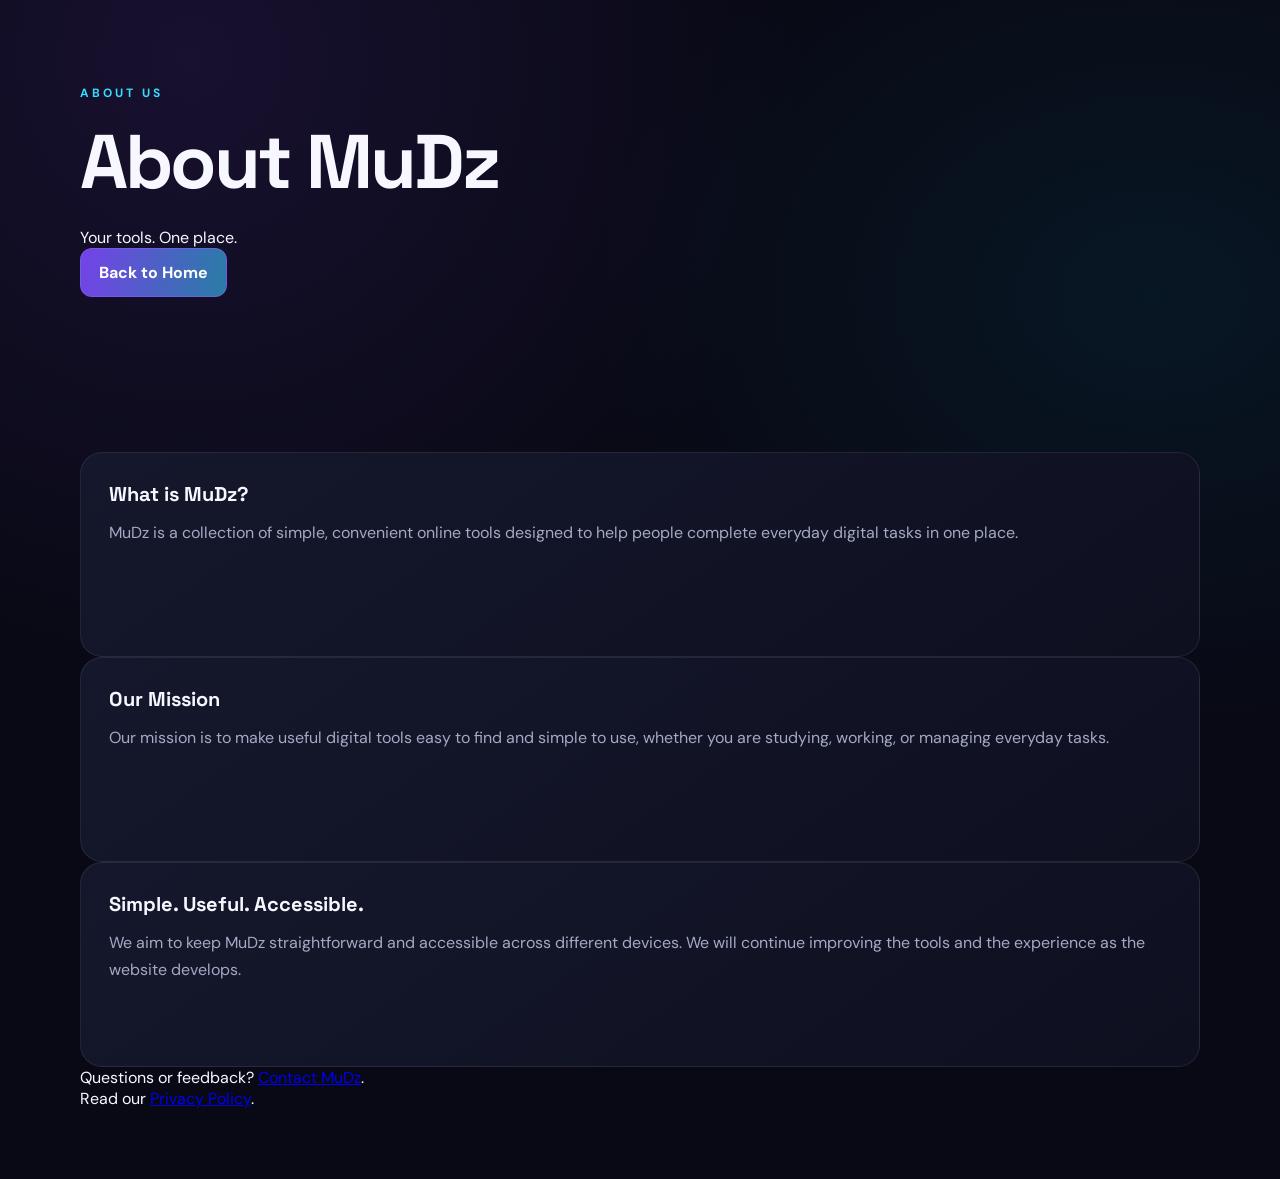
<file: about.html>
<!DOCTYPE html>
<html lang="en">
<head>
  <meta charset="UTF-8">
  <meta name="viewport" content="width=device-width, initial-scale=1.0">
  <meta name="description" content="Discover MuDz, a collection of simple, useful online tools.">
  <title>About MuDz</title>
  <link rel="stylesheet" href="style.css">
</head>
<body>
  <header class="hero">
    <p class="eyebrow">ABOUT US</p>
    <h1>About MuDz</h1>
    <p>Your tools. One place.</p>
    <a class="tool-button" href="index.html">Back to Home</a>
  </header>

  <main class="hero">
    <section class="tool-card">
      <h2>What is MuDz?</h2>
      <p>
        MuDz is a collection of simple, convenient online tools designed
        to help people complete everyday digital tasks in one place.
      </p>
    </section>

    <section class="tool-card">
      <h2>Our Mission</h2>
      <p>
        Our mission is to make useful digital tools easy to find and
        simple to use, whether you are studying, working, or managing
        everyday tasks.
      </p>
    </section>

    <section class="tool-card">
      <h2>Simple. Useful. Accessible.</h2>
      <p>
        We aim to keep MuDz straightforward and accessible across
        different devices. We will continue improving the tools and
        the experience as the website develops.
      </p>
    </section>

    <p>
      Questions or feedback?
      <a href="contact.html">Contact MuDz</a>.
    </p>
    <p>
      Read our <a href="privacy.html">Privacy Policy</a>.
    </p>
  </main>
</body>
</html>
</file>
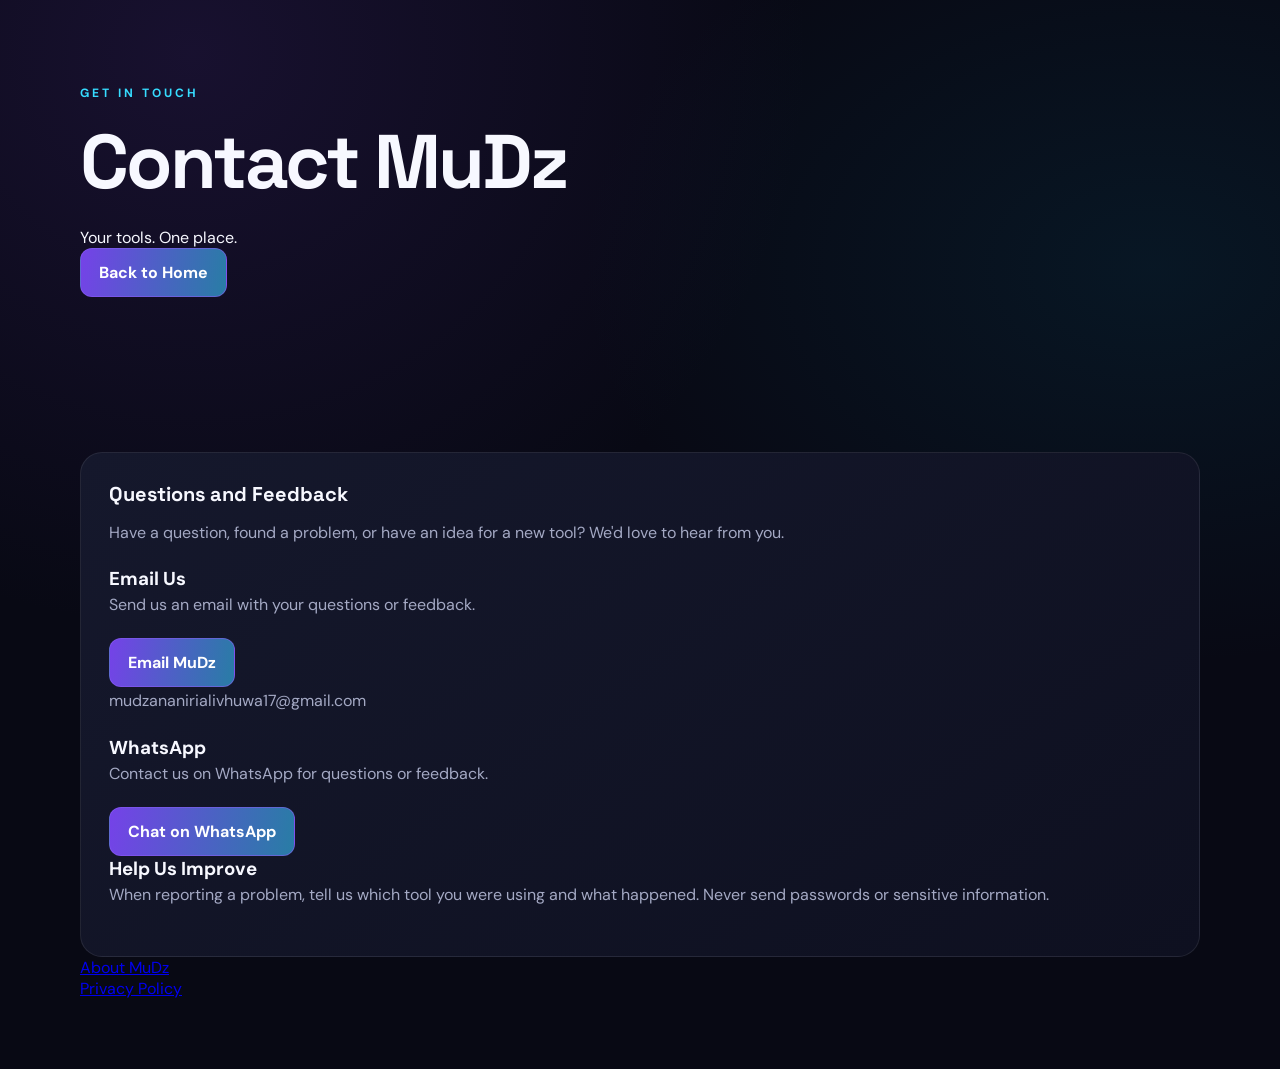
<file: contact.html>
<!DOCTYPE html>
<html lang="en">
<head>
  <meta charset="UTF-8">
  <meta name="viewport" content="width=device-width, initial-scale=1.0">
  <meta name="description" content="Contact MuDz with questions, feedback, or suggestions.">
  <title>Contact Us | MuDz</title>
  <link rel="stylesheet" href="style.css">
</head>
<body>
  <header class="hero">
    <p class="eyebrow">GET IN TOUCH</p>
    <h1>Contact MuDz</h1>
    <p>Your tools. One place.</p>
    <a class="tool-button" href="index.html">Back to Home</a>
  </header>

  <main class="hero">
    <section class="tool-card">
      <h2>Questions and Feedback</h2>
      <p>
        Have a question, found a problem, or have an idea for a new tool?
        We'd love to hear from you.
      </p>

      <h3>Email Us</h3>
      <p>Send us an email with your questions or feedback.</p>
      <a class="tool-button"
         href="mailto:mudzananirialivhuwa17@gmail.com">
        Email MuDz
      </a>
      <p>mudzananirialivhuwa17@gmail.com</p>

      <h3>WhatsApp</h3>
      <p>Contact us on WhatsApp for questions or feedback.</p>
      <a class="tool-button"
         href="https://wa.me/27792325396"
         target="_blank"
         rel="noopener noreferrer">
        Chat on WhatsApp
      </a>

      <h3>Help Us Improve</h3>
      <p>
        When reporting a problem, tell us which tool you were using
        and what happened. Never send passwords or sensitive information.
      </p>
    </section>

    <p><a href="about.html">About MuDz</a></p>
    <p><a href="privacy.html">Privacy Policy</a></p>
  </main>
</body>
</html>
</file>
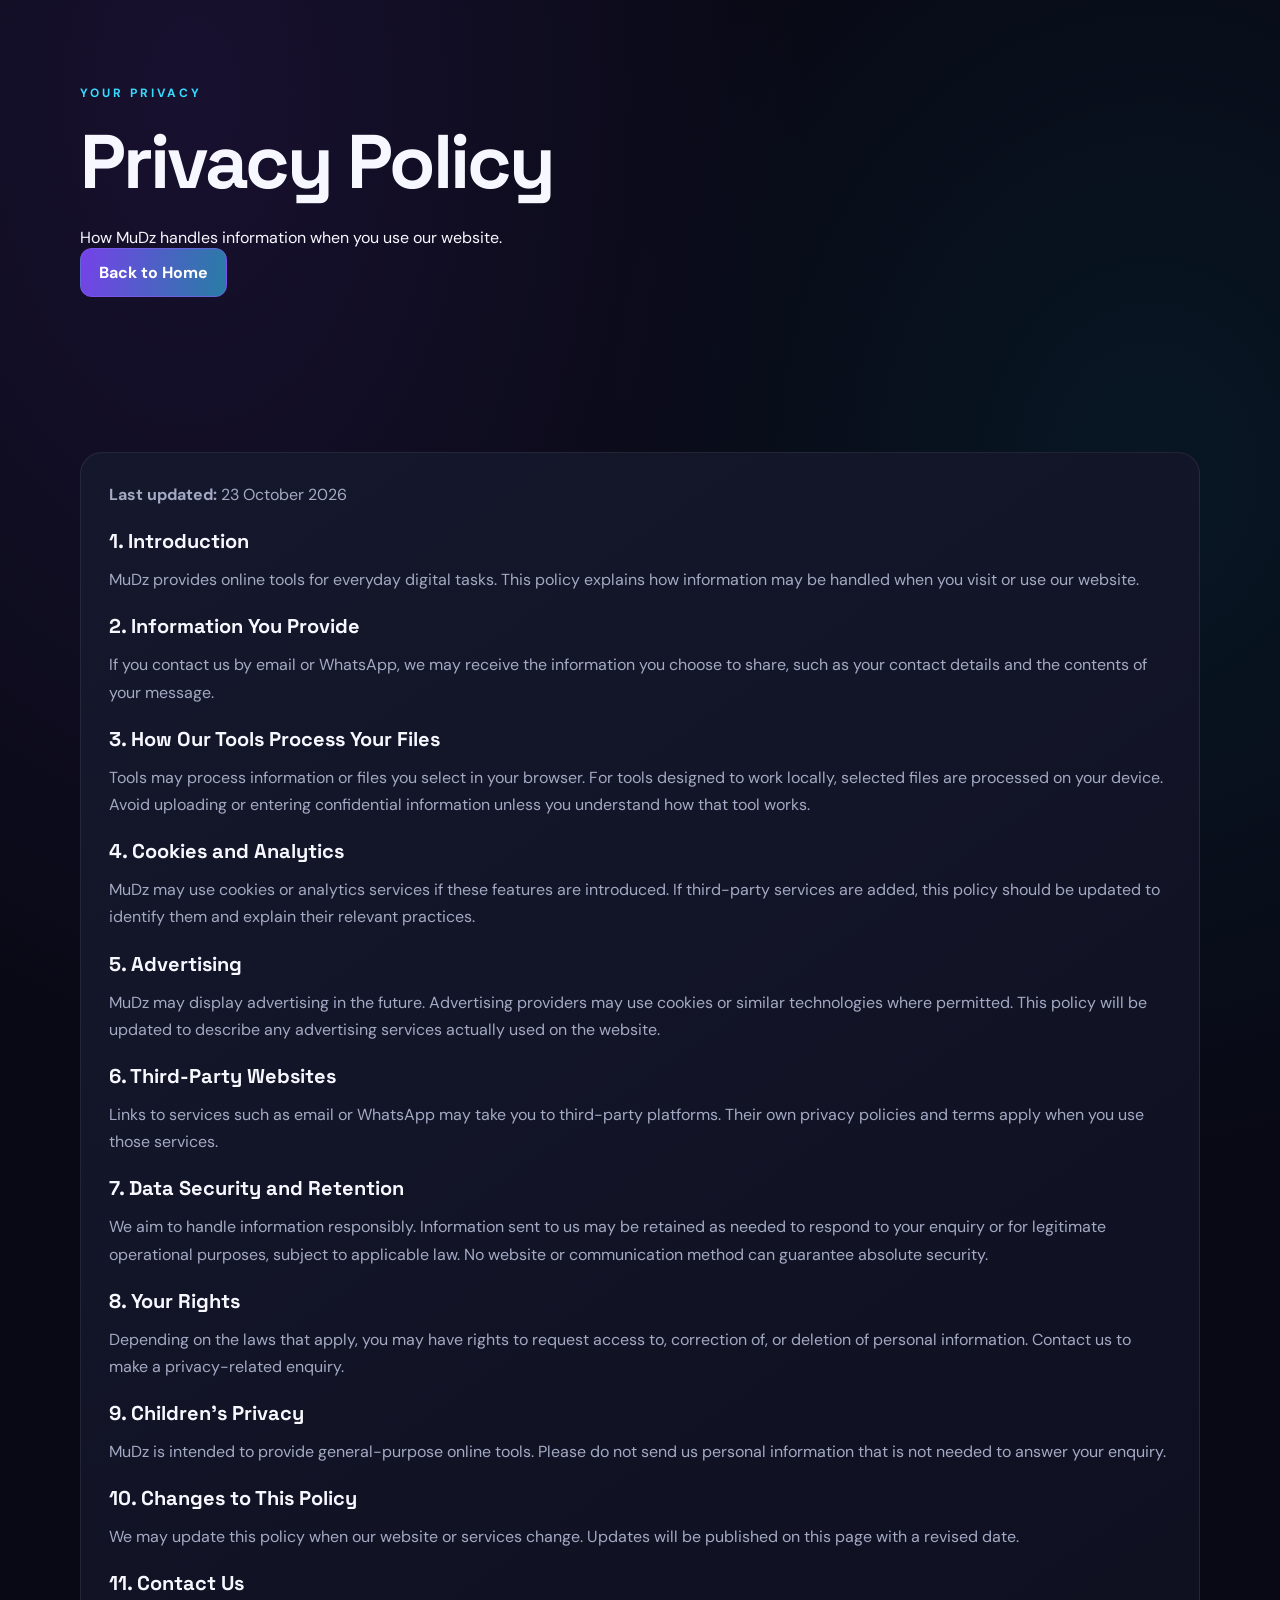
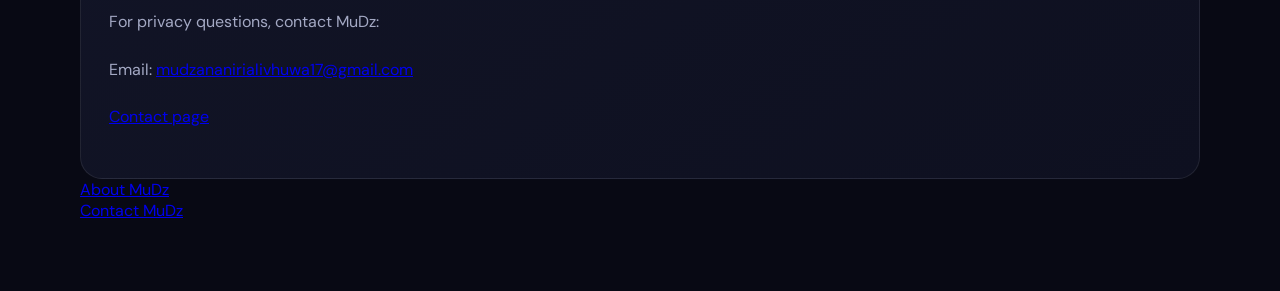
<file: privacy.html>
<!DOCTYPE html>
<html lang="en">
<head>
  <meta charset="UTF-8">
  <meta name="viewport" content="width=device-width, initial-scale=1.0">
  <meta name="description" content="Read the MuDz privacy policy and learn how information is handled when you use our online tools.">
  <title>Privacy Policy | MuDz</title>
  <link rel="stylesheet" href="style.css">
</head>
<body>
  <header class="hero">
    <p class="eyebrow">YOUR PRIVACY</p>
    <h1>Privacy Policy</h1>
    <p>How MuDz handles information when you use our website.</p>
    <a class="tool-button" href="index.html">Back to Home</a>
  </header>

  <main class="hero">
    <section class="tool-card">
      <p><strong>Last updated:</strong> 23 October 2026</p>

      <h2>1. Introduction</h2>
      <p>
        MuDz provides online tools for everyday digital tasks.
        This policy explains how information may be handled when
        you visit or use our website.
      </p>

      <h2>2. Information You Provide</h2>
      <p>
        If you contact us by email or WhatsApp, we may receive the
        information you choose to share, such as your contact details
        and the contents of your message.
      </p>

      <h2>3. How Our Tools Process Your Files</h2>
      <p>
        Tools may process information or files you select in your browser.
        For tools designed to work locally, selected files are processed
        on your device. Avoid uploading or entering confidential
        information unless you understand how that tool works.
      </p>

      <h2>4. Cookies and Analytics</h2>
      <p>
        MuDz may use cookies or analytics services if these features are
        introduced. If third-party services are added, this policy should
        be updated to identify them and explain their relevant practices.
      </p>

      <h2>5. Advertising</h2>
      <p>
        MuDz may display advertising in the future. Advertising providers
        may use cookies or similar technologies where permitted. This
        policy will be updated to describe any advertising services
        actually used on the website.
      </p>

      <h2>6. Third-Party Websites</h2>
      <p>
        Links to services such as email or WhatsApp may take you to
        third-party platforms. Their own privacy policies and terms
        apply when you use those services.
      </p>

      <h2>7. Data Security and Retention</h2>
      <p>
        We aim to handle information responsibly. Information sent to us
        may be retained as needed to respond to your enquiry or for
        legitimate operational purposes, subject to applicable law.
        No website or communication method can guarantee absolute security.
      </p>

      <h2>8. Your Rights</h2>
      <p>
        Depending on the laws that apply, you may have rights to request
        access to, correction of, or deletion of personal information.
        Contact us to make a privacy-related enquiry.
      </p>

      <h2>9. Children's Privacy</h2>
      <p>
        MuDz is intended to provide general-purpose online tools.
        Please do not send us personal information that is not needed
        to answer your enquiry.
      </p>

      <h2>10. Changes to This Policy</h2>
      <p>
        We may update this policy when our website or services change.
        Updates will be published on this page with a revised date.
      </p>

      <h2>11. Contact Us</h2>
      <p>
        For privacy questions, contact MuDz:
      </p>
      <p>
        Email:
        <a href="mailto:mudzananirialivhuwa17@gmail.com">
          mudzananirialivhuwa17@gmail.com
        </a>
      </p>
      <p>
        <a href="contact.html">Contact page</a>
      </p>
    </section>

    <p><a href="about.html">About MuDz</a></p>
    <p><a href="contact.html">Contact MuDz</a></p>
  </main>
</body>
</html>
</file>
<file: style.css>
@import url('https://fonts.googleapis.com/css2?family=DM+Sans:wght@400;500;600;700&family=Space+Grotesk:wght@400;500;600;700&display=swap');

:root {
  --bg: #080914;
  --panel: #111426;
  --text: #f7f8ff;
  --muted: #a4a9c4;
  --purple: #8b5cf6;
  --cyan: #36dcff;
}

* {
  box-sizing: border-box;
  margin: 0;
  padding: 0;
}

body {
  min-height: 100vh;
  color: var(--text);
  background:
    radial-gradient(ellipse at 15% 5%, #38206655, transparent 40%),
    radial-gradient(ellipse at 90% 25%, #07526b30, transparent 35%),
    var(--bg);
  font-family: "DM Sans", sans-serif;
}

.topbar {
  width: min(1120px, 92%);
  margin: auto;
  padding: 24px 0;
  display: flex;
  align-items: center;
  gap: 12px;
  border-bottom: 1px solid #ffffff12;
}

.logo {
  width: 48px;
  height: 48px;
  object-fit: contain;
  border-radius: 12px;
}

.brand {
  font-family: "Space Grotesk", sans-serif;
  font-size: 28px;
  font-weight: 700;
  letter-spacing: -1px;
}

.hero {
  width: min(1120px, 92%);
  margin: auto;
  padding: 85px 0 70px;
}

.eyebrow {
  color: var(--cyan);
  font-size: 12px;
  font-weight: 700;
  letter-spacing: 3px;
  margin-bottom: 20px;
}

h1 {
  font-family: "Space Grotesk", sans-serif;
  font-size: clamp(42px, 7vw, 76px);
  line-height: 1.08;
  letter-spacing: -3px;
  margin-bottom: 24px;
}

h1 span {
  background: linear-gradient(90deg, #a78bfa, #36dcff);
  -webkit-background-clip: text;
  background-clip: text;
  color: transparent;
}

.intro {
  color: var(--muted);
  max-width: 590px;
  font-size: 17px;
  line-height: 1.8;
}

.tools {
  display: grid;
  grid-template-columns: repeat(3, minmax(0, 1fr));
  gap: 20px;
  margin-top: 55px;
}

.tool-card {
  padding: 28px;
  min-height: 205px;
  background: linear-gradient(145deg, #15182c, #0e1020);
  border: 1px solid #ffffff15;
  border-radius: 22px;
  transition: transform 0.25s, border-color 0.25s;
}

.tool-card:hover {
  transform: translateY(-5px);
  border-color: #8b5cf688;
}

.tool-card h2 {
  font-family: "Space Grotesk", sans-serif;
  font-size: 20px;
  margin-bottom: 12px;
}

.tool-card p {
  color: var(--muted);
  line-height: 1.7;
  margin-bottom: 20px;
}

.tool-card span {
  display: inline-block;
  color: var(--cyan);
  font-size: 12px;
  font-weight: 700;
  letter-spacing: 0.5px;
}

footer {
  width: min(1120px, 92%);
  margin: auto;
  padding: 24px 0 32px;
  border-top: 1px solid #ffffff12;
  color: var(--muted);
  font-size: 13px;
}

@media (max-width: 760px) {
  .hero {
    padding-top: 58px;
  }

  .tools {
    grid-template-columns: 1fr;
    gap: 14px;
  }

  .tool-card {
    min-height: auto;
  }

  h1 {
    letter-spacing: -2px;
  }
}

.compressor {
  margin-top: 48px;
  scroll-margin-top: 24px;
}

.compressor > h2 {
  font-family: "Space Grotesk", sans-serif;
  font-size: clamp(26px, 4vw, 36px);
  margin-bottom: 12px;
}

.upload-area {
  display: flex;
  flex-direction: column;
  align-items: center;
  gap: 10px;
  padding: 34px 16px;
  margin: 28px 0;
  border: 1px dashed #8b5cf688;
  border-radius: 18px;
  background: #8b5cf60a;
  cursor: pointer;
  text-align: center;
}

.upload-area:hover {
  background: #8b5cf618;
}

.upload-area span {
  color: var(--muted);
  font-size: 14px;
}

.upload-area .upload-icon {
  color: var(--cyan);
  font-size: 32px;
}

#image-input {
  display: block;
  width: 100%;
  color: var(--muted);
  margin-bottom: 24px;
}

.quality-control {
  display: grid;
  grid-template-columns: 1fr auto;
  gap: 12px;
  margin-bottom: 24px;
}

.quality-control label {
  font-weight: 600;
}

#quality-value {
  color: var(--cyan);
  font-weight: 700;
}

#quality {
  grid-column: 1 / -1;
  width: 100%;
  accent-color: var(--purple);
  cursor: pointer;
}

.quality-control p {
  grid-column: 1 / -1;
  color: var(--muted);
  font-size: 13px;
}

#image-preview {
  display: block;
  max-width: 100%;
  max-height: 320px;
  margin: 0 auto 24px;
  border-radius: 12px;
}

#image-preview[hidden],
[hidden] {
  display: none !important;
}

.tool-button {
  display: inline-flex;
  align-items: center;
  justify-content: center;
  gap: 8px;
  padding: 13px 18px;
  border: 1px solid #8b5cf688;
  border-radius: 12px;
  background: linear-gradient(100deg, #7542e8, #287da5);
  color: white;
  font: inherit;
  font-weight: 700;
  text-decoration: none;
  cursor: pointer;
}

.tool-button:hover {
  filter: brightness(1.12);
}

#status {
  color: var(--muted);
  line-height: 1.7;
  margin-top: 18px;
  overflow-wrap: anywhere;
}

.download-button {
  margin-top: 16px;
}

@media (max-width: 480px) {
  .compressor {
    padding: 20px;
  }

  .tool-button {
    width: 100%;
  }
}

/* TOOL 05: IMAGE TO PDF — MuDz matching design */

.image-pdf-tool {
  width: 100%;
  max-width: 100%;
  box-sizing: border-box;
  margin: 0;
  padding: 28px;
  border: 1px solid rgba(124, 92, 255, 0.25);
  border-radius: 20px;
  background: linear-gradient(
    145deg,
    rgba(20, 23, 39, 0.98),
    rgba(10, 12, 22, 0.98)
  );
  color: #f5f6ff;
  overflow: hidden;
}

.image-pdf-tool h2 {
  margin: 8px 0 12px;
  color: #ffffff;
  font-family: "Space Grotesk", sans-serif;
}

.image-pdf-tool .intro,
.image-pdf-tool .pdf-help {
  color: #aeb5cb;
  line-height: 1.7;
}

.image-pdf-tool label {
  display: block;
  margin: 18px 0 8px;
  color: #f5f6ff;
  font-weight: 600;
}

.image-pdf-tool input[type="file"],
.image-pdf-tool select {
  display: block;
  width: 100%;
  max-width: 100%;
  min-height: 48px;
  box-sizing: border-box;
  padding: 12px;
  border: 1px solid #30364b;
  border-radius: 12px;
  background: #101421;
  color: #f5f6ff;
  font: inherit;
}

.image-pdf-tool input[type="file"] {
  padding: 10px;
}

.image-pdf-tool .pdf-options {
  display: grid;
  grid-template-columns: repeat(2, minmax(0, 1fr));
  gap: 18px;
  margin: 20px 0;
}

.image-pdf-tool .pdf-options > div {
  min-width: 0;
}

.image-pdf-tool .pdf-image-list {
  margin-top: 14px;
  overflow-wrap: anywhere;
}

.image-pdf-tool .pdf-image-list p {
  margin: 8px 0;
  padding: 10px 12px;
  border: 1px solid #292f43;
  border-radius: 10px;
  background: rgba(124, 92, 255, 0.08);
  color: #dce2f5;
}

.image-pdf-tool #pdf-create-button {
  width: 100%;
  min-height: 48px;
  border: 0;
  border-radius: 12px;
  background: linear-gradient(100deg, #7c5cff, #39d9ff);
  color: #07090f;
  font: inherit;
  font-weight: 700;
  cursor: pointer;
  transition: transform 0.2s ease, opacity 0.2s ease;
}

.image-pdf-tool #pdf-create-button:hover {
  transform: translateY(-1px);
}

.image-pdf-tool #pdf-create-button:disabled {
  opacity: 0.6;
  cursor: wait;
  transform: none;
}

.image-pdf-tool #pdf-status {
  margin: 16px 0 0;
  color: #39d9ff;
  line-height: 1.6;
  overflow-wrap: anywhere;
}

@media (max-width: 600px) {
  .image-pdf-tool {
    padding: 18px;
    border-radius: 16px;
  }

  .image-pdf-tool .pdf-options {
    grid-template-columns: 1fr;
    gap: 4px;
  }
}
</file>
